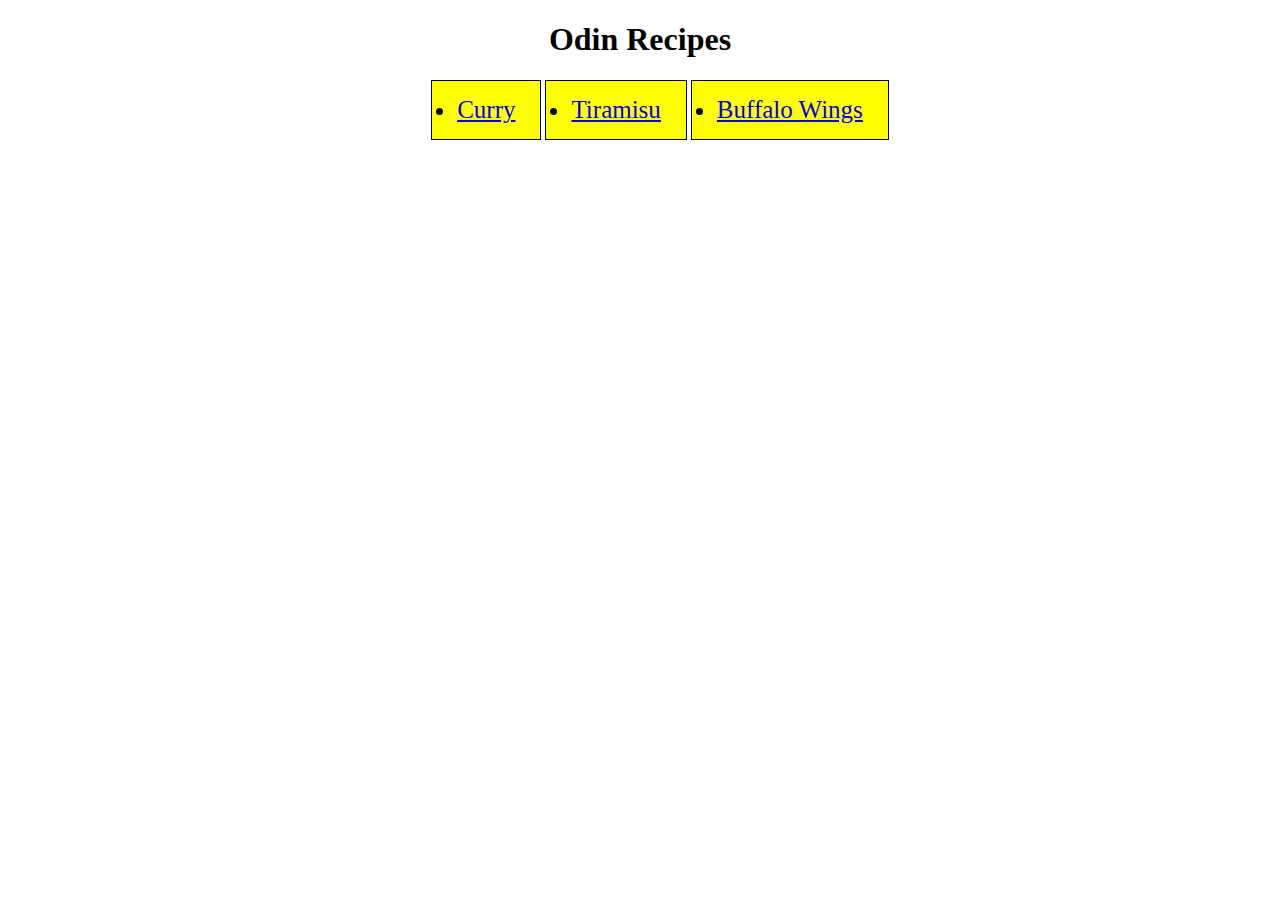
<file: index.html>
<!DOCTYPE html>
<html lang="en">
    <head>
        <meta charset="UTF-8">
        <title>Odin Recipes</title>
        <link rel=stylesheet href="style.css" />
    </head>

    <body>
        <h1>Odin Recipes</h1>

        <ul>
            <div><li><a href="./recipes/curry/curry.html">Curry</a></li></div>
            <div><li><a href="./recipes/tiramisu/tiramisu.html">Tiramisu</a></li></div>
            <div><li><a href="./recipes/buffalo-wings/buffalo-wings.html">Buffalo Wings</a></li></div>
        </ul>
    </body>
</html>
</file>
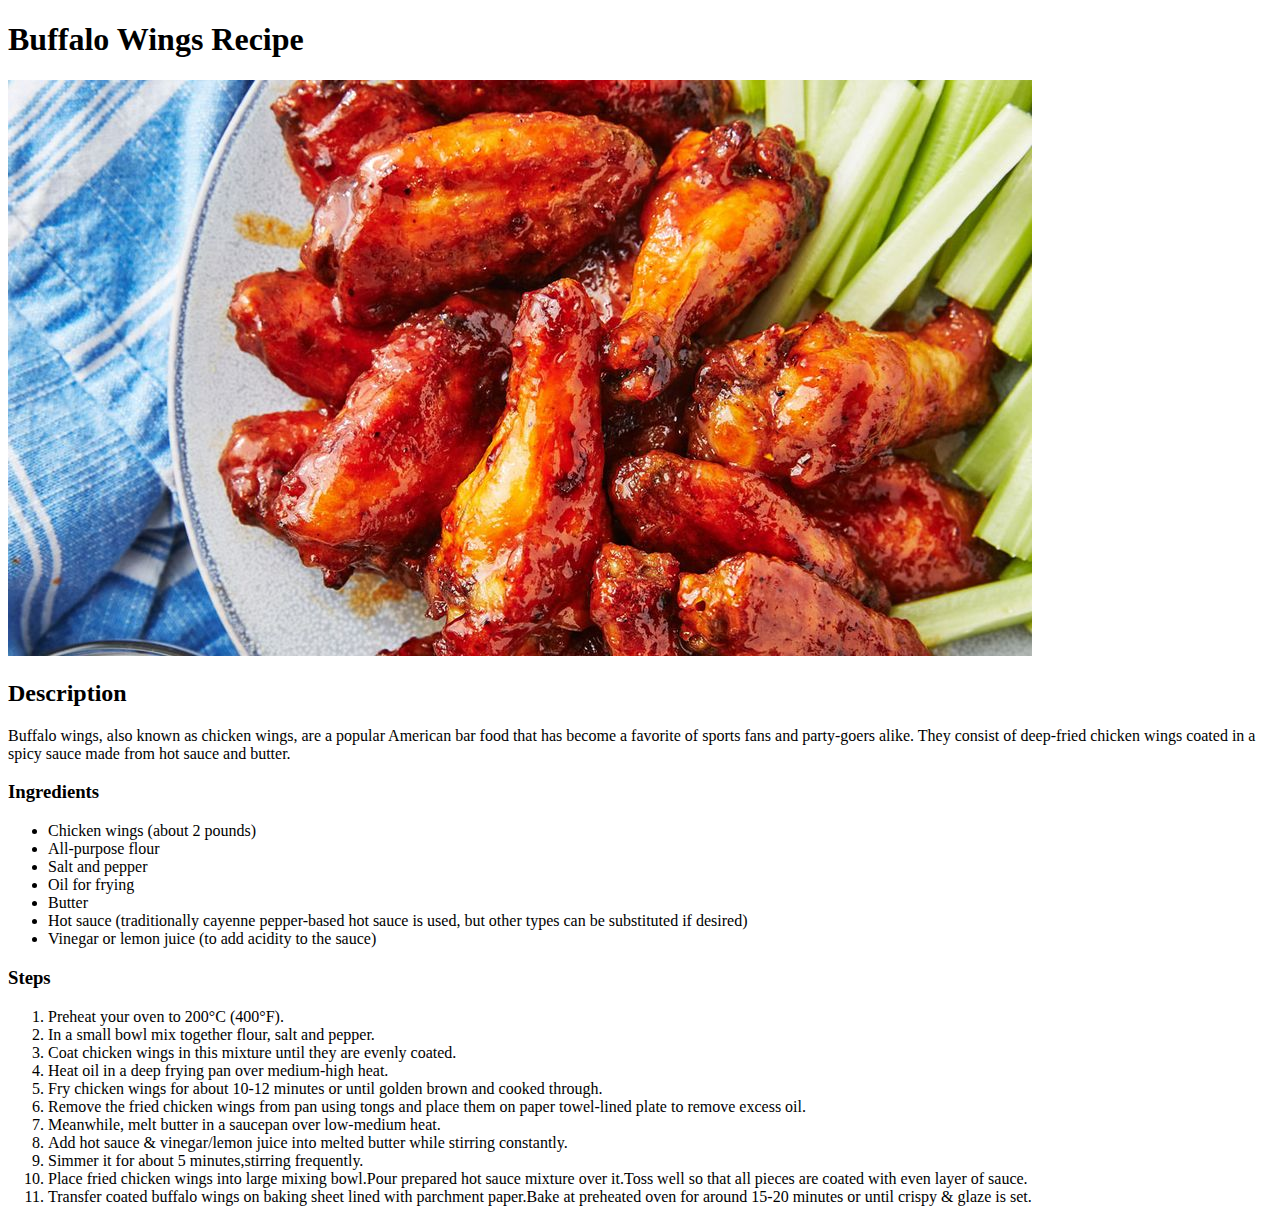
<file: recipes/buffalo-wings.html>
<!DOCTYPE html>
<html lang="en">
    <head>
        <meta charset="UTF-8">
        <title>Buffalo Wings Recipe</title>
    </head>

    <body>
        <h1>Buffalo Wings Recipe</h1>
        <img src="../images/buffalo-wings.jpg">
        
        <h2>Description</h2>
        <p>
            Buffalo wings, also known as chicken wings, are a popular American bar food that has become a favorite of sports fans and party-goers alike. They consist of deep-fried chicken wings coated in a spicy sauce made from hot sauce and butter.
        </p>
        
        
        <h3>Ingredients</h3>
            <ul>
                <li>Chicken wings (about 2 pounds)</li>
                <li>All-purpose flour</li>
                <li>Salt and pepper</li>
                <li>Oil for frying</li>
                <li>Butter</li>
                <li>Hot sauce (traditionally cayenne pepper-based hot sauce is used, but other types can be substituted if desired)</li>
                <li>Vinegar or lemon juice (to add acidity to the sauce)</li>
            </ul>
        
        <h3>Steps</h3>
            <ol>
                <li>Preheat your oven to 200°C (400°F).</li>
                <li>In a small bowl mix together flour, salt and pepper.</li>
                <li>Coat chicken wings in this mixture until they are evenly coated.</li>
                <li>Heat oil in a deep frying pan over medium-high heat.</li>
                <li>Fry chicken wings for about 10-12 minutes or until golden brown and cooked through.</li>
                <li>Remove the fried chicken wings from pan using tongs and place them on paper towel-lined plate to remove excess oil.</li>
                <li>Meanwhile, melt butter in a saucepan over low-medium heat.</li>
                <li>Add hot sauce & vinegar/lemon juice into melted butter while stirring constantly.</li>
                <li>Simmer it for about 5 minutes,stirring frequently.</li>
                <li>Place fried chicken wings into large mixing bowl.Pour prepared hot sauce mixture over it.Toss well so that all pieces are coated with even layer of sauce.</li>
                <li>Transfer coated buffalo wings on baking sheet lined with parchment paper.Bake at preheated oven for around 15-20 minutes or until crispy & glaze is set.</li>
            </ol>
    </body>
</html>
</file>
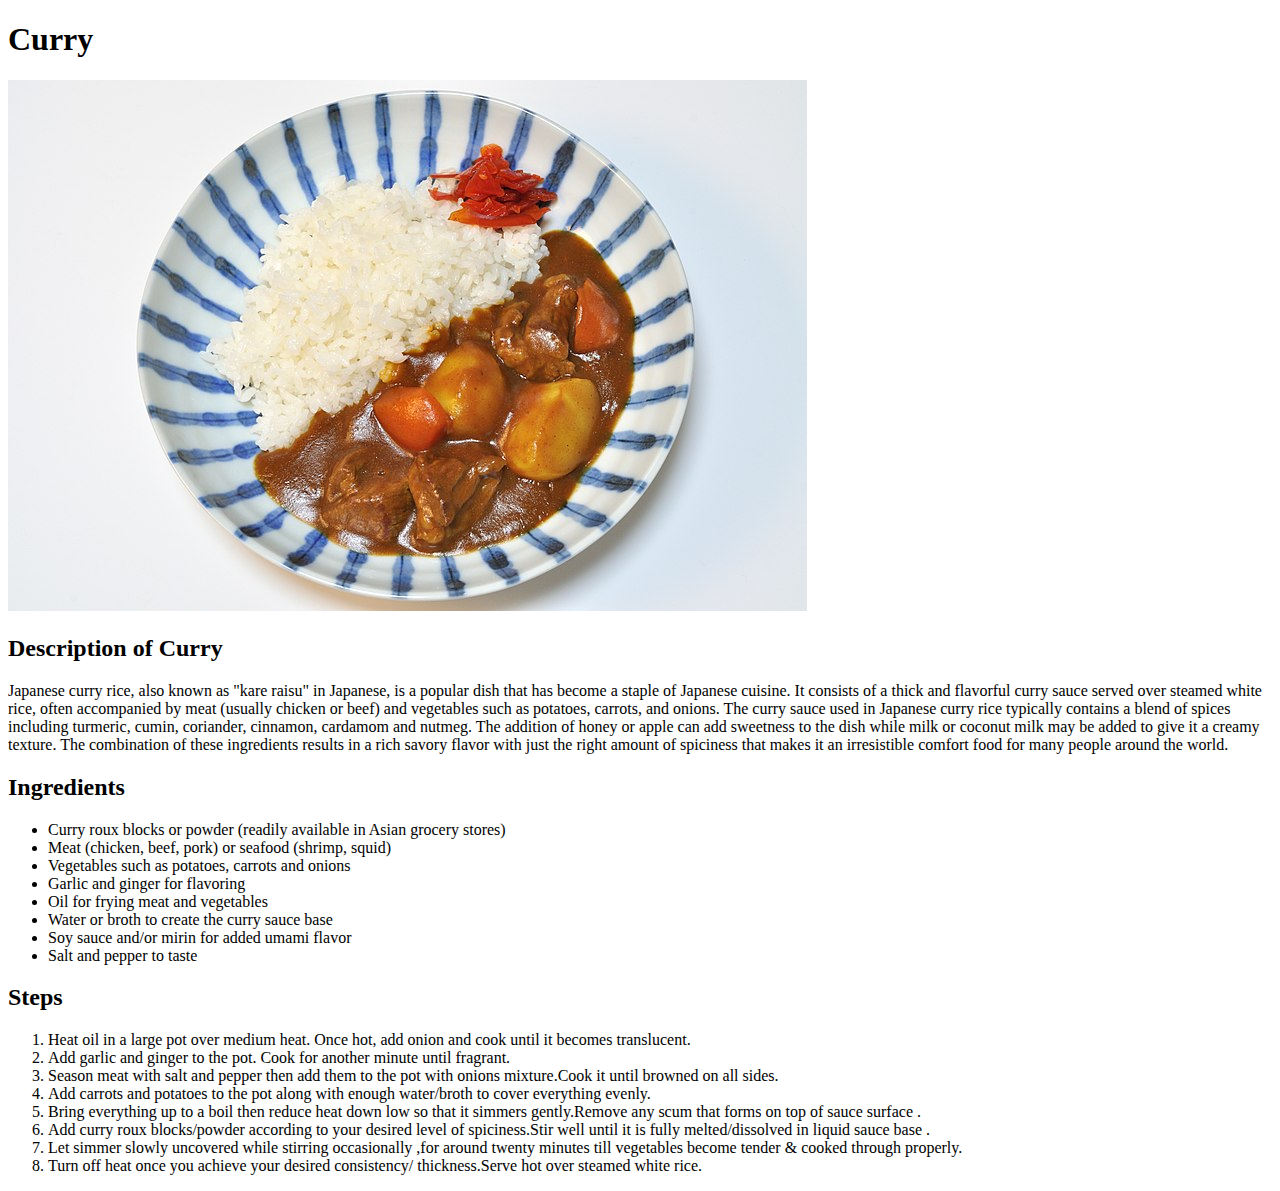
<file: recipes/curry.html>
<!DOCTYPE html>
<html lang="en">
    <head>
        <meta charset="UTF-8">
        <title>Curry Recipe</title>
    </head>

    <body>
        <h1>Curry</h1>

        <p><img src="../images/curry.jpg" alt="A picture of curry"></p>

        <h2>Description of Curry</h2>

        <p>Japanese curry rice, also known as "kare raisu" in Japanese, is a popular dish that has become a staple of Japanese cuisine. It consists of a thick and flavorful curry sauce served over steamed white rice, often accompanied by meat (usually chicken or beef) and vegetables such as potatoes, carrots, and onions.
            The curry sauce used in Japanese curry rice typically contains a blend of spices including turmeric, cumin, coriander, cinnamon, cardamom and nutmeg. The addition of honey or apple can add sweetness to the dish while milk or coconut milk may be added to give it a creamy texture. The combination of these ingredients results in a rich savory flavor with just the right amount of spiciness that makes it an irresistible comfort food for many people around the world.
        </p>
        
        <h2>Ingredients</h2>
        
        <p>
            <ul>
                <li>Curry roux blocks or powder (readily available in Asian grocery stores)</li>
                <li>Meat (chicken, beef, pork) or seafood (shrimp, squid)</li>
                <li>Vegetables such as potatoes, carrots and onions</li>
                <li>Garlic and ginger for flavoring</li>
                <li>Oil for frying meat and vegetables</li>
                <li>Water or broth to create the curry sauce base</li>
                <li>Soy sauce and/or mirin for added umami flavor</li>
                <li>Salt and pepper to taste</li>
            </ul>
        </p>

        <h2>Steps</h2>
        <ol>
            <li>
                Heat oil in a large pot over medium heat. Once hot, add onion and cook until it becomes translucent.
            </li>    
            
            <li>    
                Add garlic and ginger to the pot. Cook for another minute until fragrant.
            </li>
            
            <li>    
                Season meat with salt and pepper then add them to the pot with onions mixture.Cook it until browned on all sides.
            </li>
                
            <li>
                Add carrots and potatoes to the pot along with enough water/broth to cover everything evenly.
            </li>
                
            <li>
                Bring everything up to a boil then reduce heat down low so that it simmers gently.Remove any scum that forms on top of sauce surface .
            </li>

            <li>
                Add curry roux blocks/powder according to your desired level of spiciness.Stir well until it is fully melted/dissolved in liquid sauce base .
            </li>
                
            <li>
                Let simmer slowly uncovered while stirring occasionally ,for around twenty minutes till vegetables become tender & cooked through properly.
            </li>

            <li>
                Turn off heat once you achieve your desired consistency/ thickness.Serve hot over steamed white rice.
            </li>
    </body>
</html>
</file>
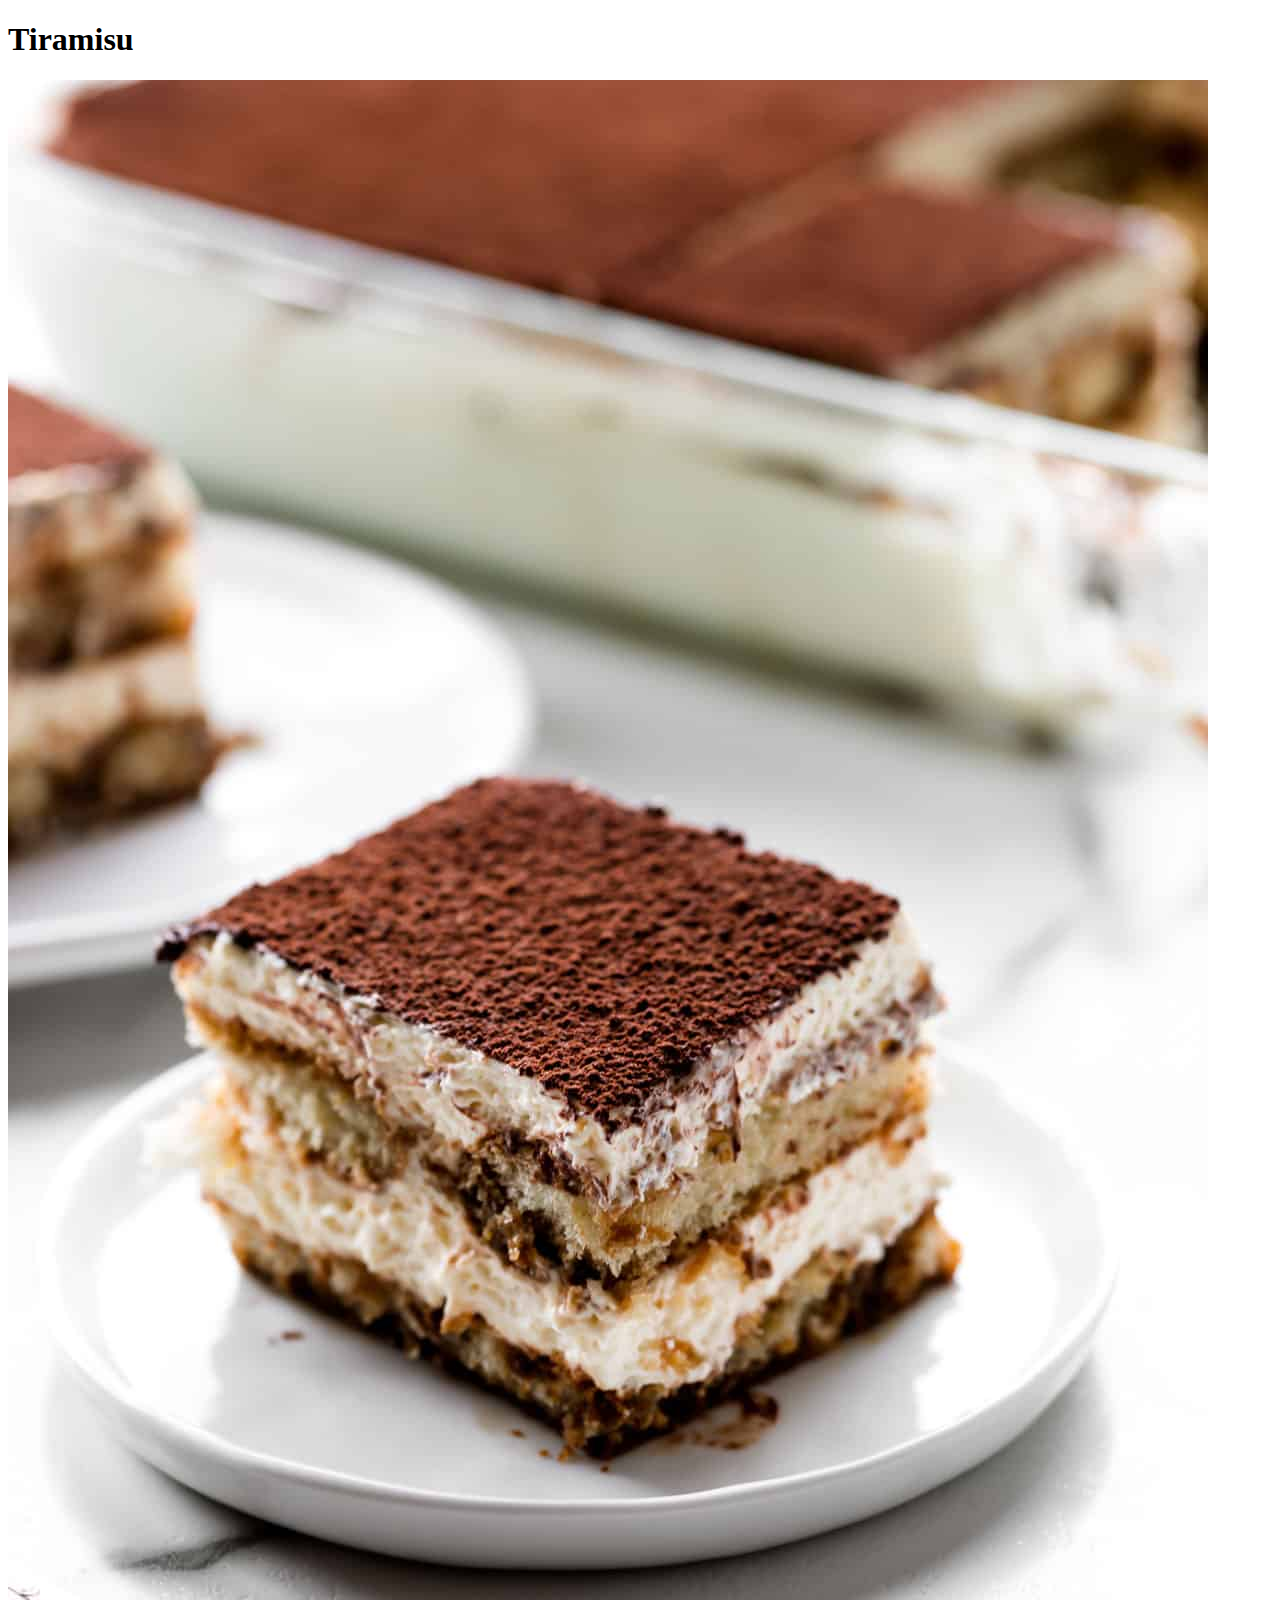
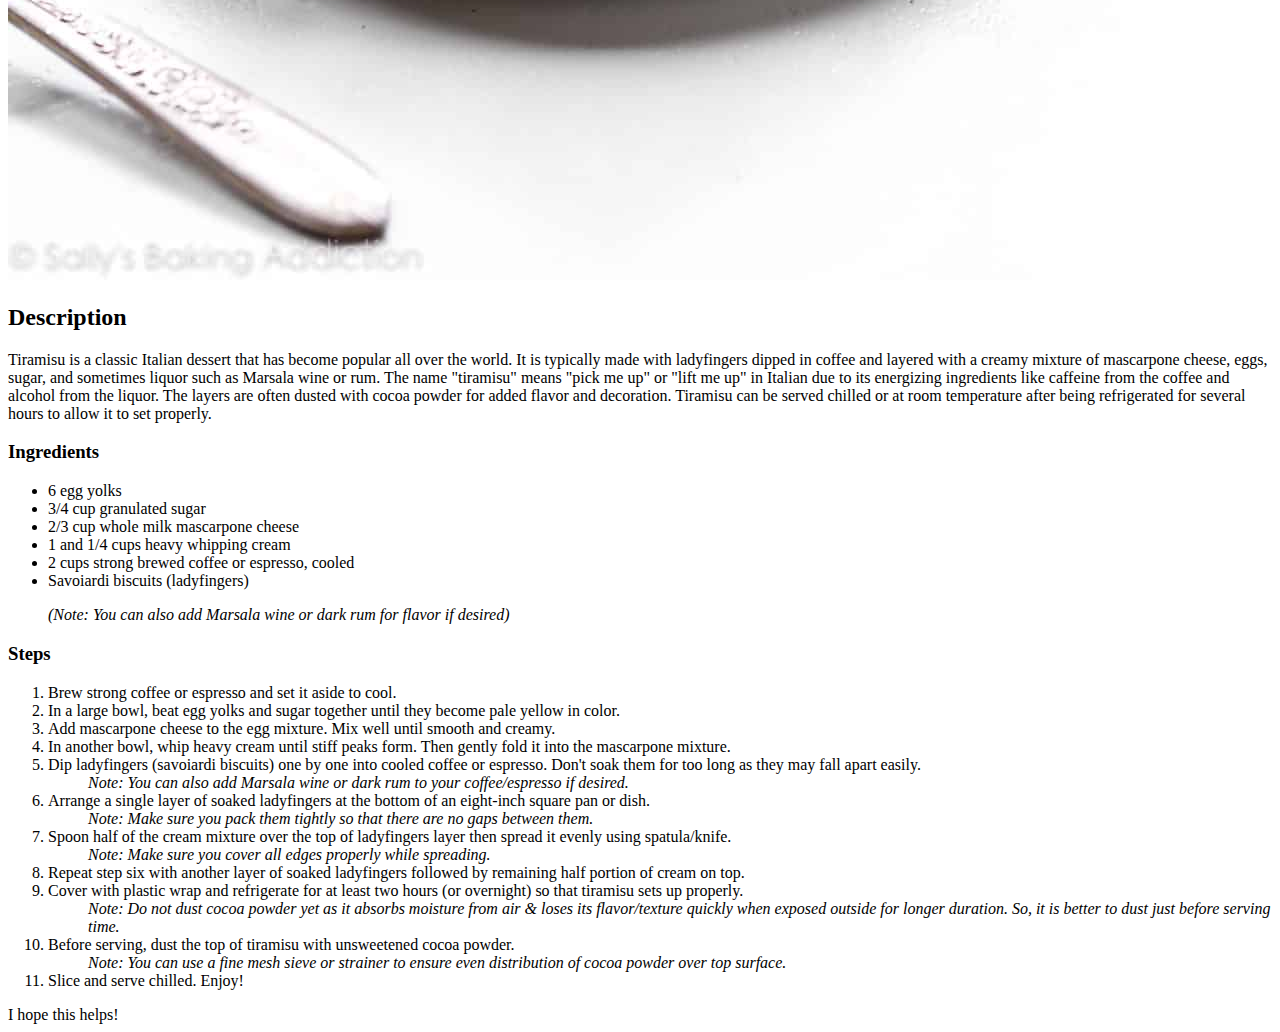
<file: recipes/tiramisu.html>
<!DOCTYPE html>
<html lang="en">
    <head>
        <meta charset="UTF-8">
        <title>Tiramisu recipe</title>
    </head>

    <body>
        <h1>Tiramisu</h1>
        <img src="../images/tiramisu.jpg">
        <h2>Description</h2>
        
        <p>
            Tiramisu is a classic Italian dessert that has become popular all over the world. It is typically made with ladyfingers dipped in coffee and layered with a creamy mixture of mascarpone cheese, eggs, sugar, and sometimes liquor such as Marsala wine or rum.
            The name "tiramisu" means "pick me up" or "lift me up" in Italian due to its energizing ingredients like caffeine from the coffee and alcohol from the liquor. The layers are often dusted with cocoa powder for added flavor and decoration. Tiramisu can be served chilled or at room temperature after being refrigerated for several hours to allow it to set properly.
        </p>

        <h3>Ingredients</h3>
        <p>
            <ul>
                <li>6 egg yolks</li>
                <li>3/4 cup granulated sugar</li>
                <li>2/3 cup whole milk mascarpone cheese</li>
                <li>1 and 1/4 cups heavy whipping cream</li>
                <li>2 cups strong brewed coffee or espresso, cooled </li>
                <li>Savoiardi biscuits (ladyfingers)</li>
            </ul>
            <ul>
                <em>(Note: You can also add Marsala wine or dark rum for flavor if desired)</em>
            </ul> 
        
            <h3>Steps</h3>
            <ol>
                <li>Brew strong coffee or espresso and set it aside to cool.</li>
                <li>In a large bowl, beat egg yolks and sugar together until they become pale yellow in color.</li>
                <li>Add mascarpone cheese to the egg mixture. Mix well until smooth and creamy.</li>
                <li>In another bowl, whip heavy cream until stiff peaks form. Then gently fold it into the mascarpone mixture.</li>
                <li>Dip ladyfingers (savoiardi biscuits) one by one into cooled coffee or espresso. Don't soak them for too long as they may fall apart easily.
                    <ul>
                        <em>Note: You can also add Marsala wine or dark rum to your coffee/espresso if desired.</em>
                    </ul>
                </li>
                
                <li>Arrange a single layer of soaked ladyfingers at the bottom of an eight-inch square pan or dish.
                    <ul>
                        <em>Note: Make sure you pack them tightly so that there are no gaps between them.</em>
                    </ul>
                </li>
                
                <li>Spoon half of the cream mixture over the top of ladyfingers layer then spread it evenly using spatula/knife.
   	                <ul>
                        <em>Note: Make sure you cover all edges properly while spreading.</em>
                    </ul>
                </li>
                
                <li>
                    Repeat step six with another layer of soaked ladyfingers followed by remaining half portion of cream on top.
                </li>
                
                <li>Cover with plastic wrap and refrigerate for at least two hours (or overnight) so that tiramisu sets up properly.
                    <ul>
                        <em>Note: Do not dust cocoa powder yet as it absorbs moisture from air & loses its flavor/texture quickly when exposed outside for longer duration. So, it is better to dust just before serving time.</em>
                    </ul>
                </li>
                
                <li>Before serving, dust the top of tiramisu with unsweetened cocoa powder.
                <ul>
                    <em>Note: You can use a fine mesh sieve or strainer to ensure even distribution of cocoa powder over top surface. </em>
                </ul>
                </li>
                
                <li>
                    Slice and serve chilled. Enjoy!
                </li>
            </ol>

I hope this helps!
    </body>
</html>
</file>
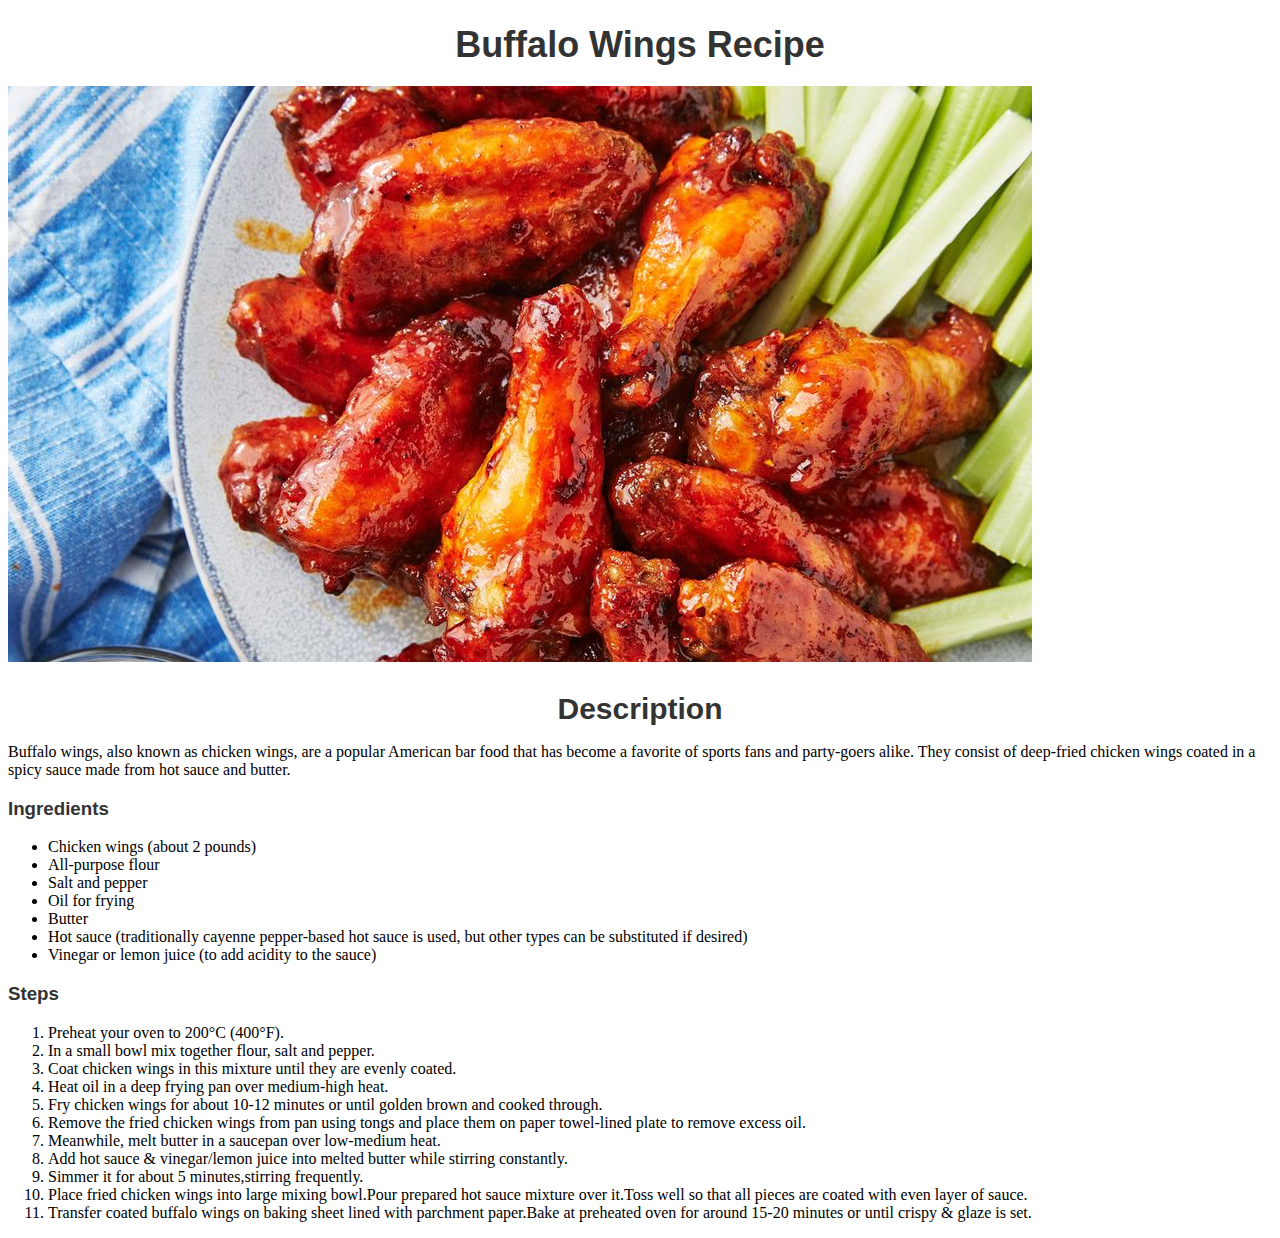
<file: recipes/buffalo-wings/buffalo-wings.html>
<!DOCTYPE html>
<html lang="en">
    <head>
        <meta charset="UTF-8"/>
        <title>Buffalo Wings Recipe</title>
        <link rel="stylesheet" href="style.css"/>
    </head>

    <body>
        <h1 class="heading">Buffalo Wings Recipe</h1>
        <img src="buffalo-wings.jpg">
        
        <h2 class="heading">Description</h2>
        <p>
            Buffalo wings, also known as chicken wings, are a popular American bar food that has become a favorite of sports fans and party-goers alike. They consist of deep-fried chicken wings coated in a spicy sauce made from hot sauce and butter.
        </p>
        
        
        <h3 class="heading">Ingredients</h3>
            <ul>
                <li>Chicken wings (about 2 pounds)</li>
                <li>All-purpose flour</li>
                <li>Salt and pepper</li>
                <li>Oil for frying</li>
                <li>Butter</li>
                <li>Hot sauce (traditionally cayenne pepper-based hot sauce is used, but other types can be substituted if desired)</li>
                <li>Vinegar or lemon juice (to add acidity to the sauce)</li>
            </ul>
        
        <h3 class="heading">Steps</h3>
            <ol>
                <li>Preheat your oven to 200°C (400°F).</li>
                <li>In a small bowl mix together flour, salt and pepper.</li>
                <li>Coat chicken wings in this mixture until they are evenly coated.</li>
                <li>Heat oil in a deep frying pan over medium-high heat.</li>
                <li>Fry chicken wings for about 10-12 minutes or until golden brown and cooked through.</li>
                <li>Remove the fried chicken wings from pan using tongs and place them on paper towel-lined plate to remove excess oil.</li>
                <li>Meanwhile, melt butter in a saucepan over low-medium heat.</li>
                <li>Add hot sauce & vinegar/lemon juice into melted butter while stirring constantly.</li>
                <li>Simmer it for about 5 minutes,stirring frequently.</li>
                <li>Place fried chicken wings into large mixing bowl.Pour prepared hot sauce mixture over it.Toss well so that all pieces are coated with even layer of sauce.</li>
                <li>Transfer coated buffalo wings on baking sheet lined with parchment paper.Bake at preheated oven for around 15-20 minutes or until crispy & glaze is set.</li>
            </ol>
    </body>
</html>
</file>
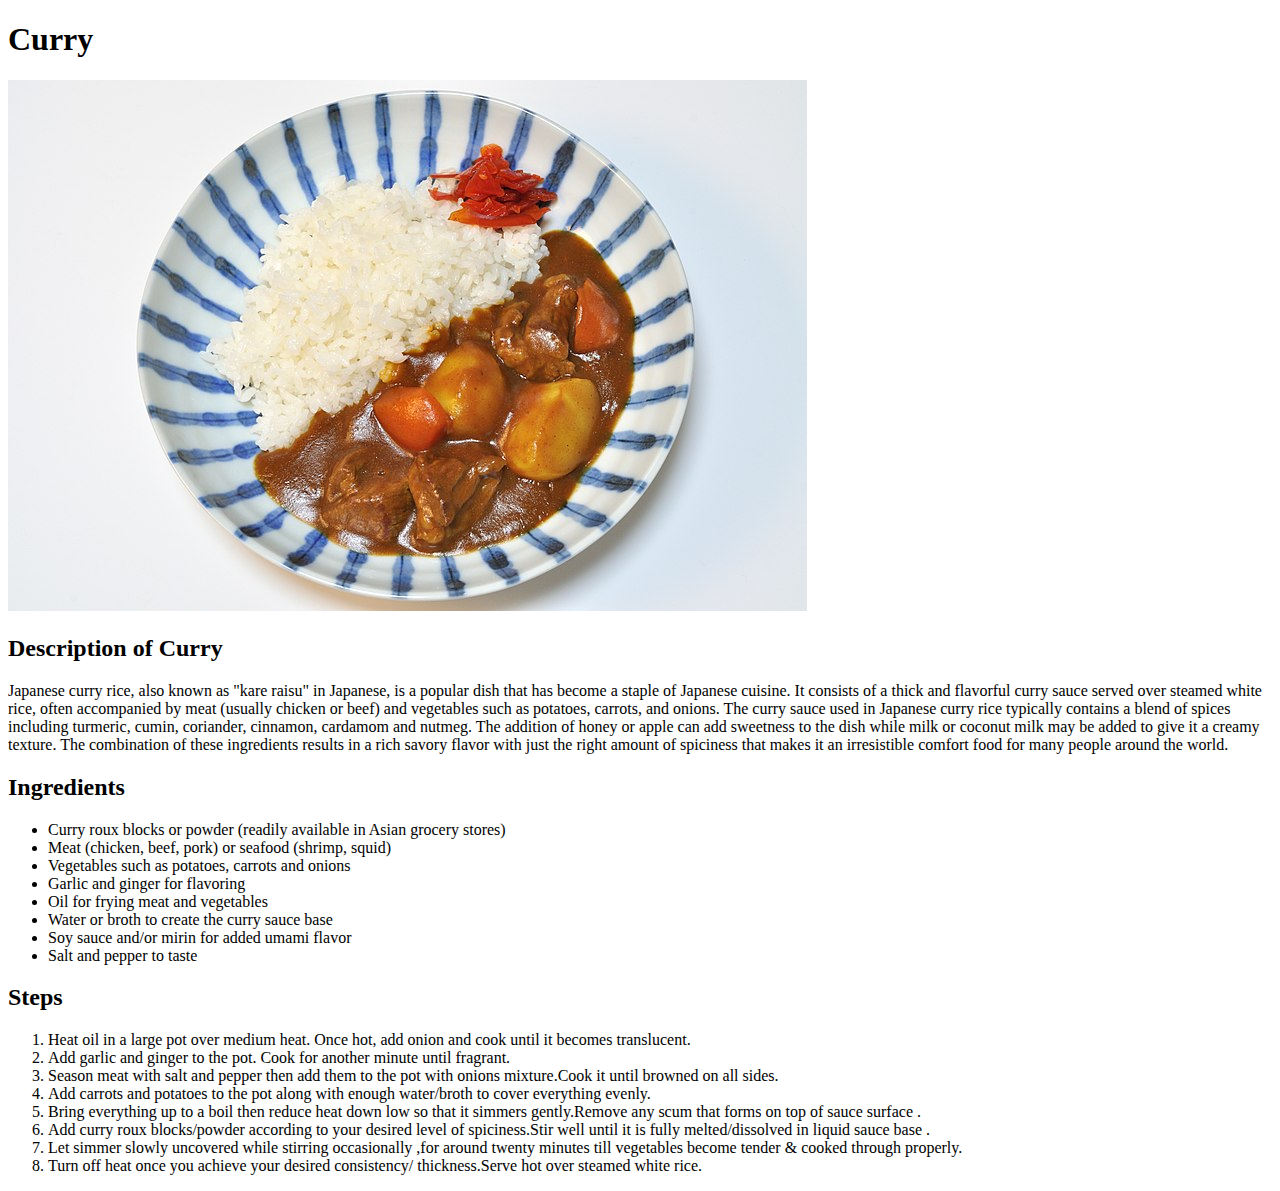
<file: recipes/curry/curry.html>
<!DOCTYPE html>
<html lang="en">
    <head>
        <meta charset="UTF-8">
        <title>Curry Recipe</title>
    </head>

    <body>
        <h1>Curry</h1>

        <p><img src="./curry.jpg" alt="A picture of curry"></p>

        <h2>Description of Curry</h2>

        <p>Japanese curry rice, also known as "kare raisu" in Japanese, is a popular dish that has become a staple of Japanese cuisine. It consists of a thick and flavorful curry sauce served over steamed white rice, often accompanied by meat (usually chicken or beef) and vegetables such as potatoes, carrots, and onions.
            The curry sauce used in Japanese curry rice typically contains a blend of spices including turmeric, cumin, coriander, cinnamon, cardamom and nutmeg. The addition of honey or apple can add sweetness to the dish while milk or coconut milk may be added to give it a creamy texture. The combination of these ingredients results in a rich savory flavor with just the right amount of spiciness that makes it an irresistible comfort food for many people around the world.
        </p>
        
        <h2>Ingredients</h2>
        
        <p>
            <ul>
                <li>Curry roux blocks or powder (readily available in Asian grocery stores)</li>
                <li>Meat (chicken, beef, pork) or seafood (shrimp, squid)</li>
                <li>Vegetables such as potatoes, carrots and onions</li>
                <li>Garlic and ginger for flavoring</li>
                <li>Oil for frying meat and vegetables</li>
                <li>Water or broth to create the curry sauce base</li>
                <li>Soy sauce and/or mirin for added umami flavor</li>
                <li>Salt and pepper to taste</li>
            </ul>
        </p>

        <h2>Steps</h2>
        <ol>
            <li>
                Heat oil in a large pot over medium heat. Once hot, add onion and cook until it becomes translucent.
            </li>    
            
            <li>    
                Add garlic and ginger to the pot. Cook for another minute until fragrant.
            </li>
            
            <li>    
                Season meat with salt and pepper then add them to the pot with onions mixture.Cook it until browned on all sides.
            </li>
                
            <li>
                Add carrots and potatoes to the pot along with enough water/broth to cover everything evenly.
            </li>
                
            <li>
                Bring everything up to a boil then reduce heat down low so that it simmers gently.Remove any scum that forms on top of sauce surface .
            </li>

            <li>
                Add curry roux blocks/powder according to your desired level of spiciness.Stir well until it is fully melted/dissolved in liquid sauce base .
            </li>
                
            <li>
                Let simmer slowly uncovered while stirring occasionally ,for around twenty minutes till vegetables become tender & cooked through properly.
            </li>

            <li>
                Turn off heat once you achieve your desired consistency/ thickness.Serve hot over steamed white rice.
            </li>
    </body>
</html>
</file>
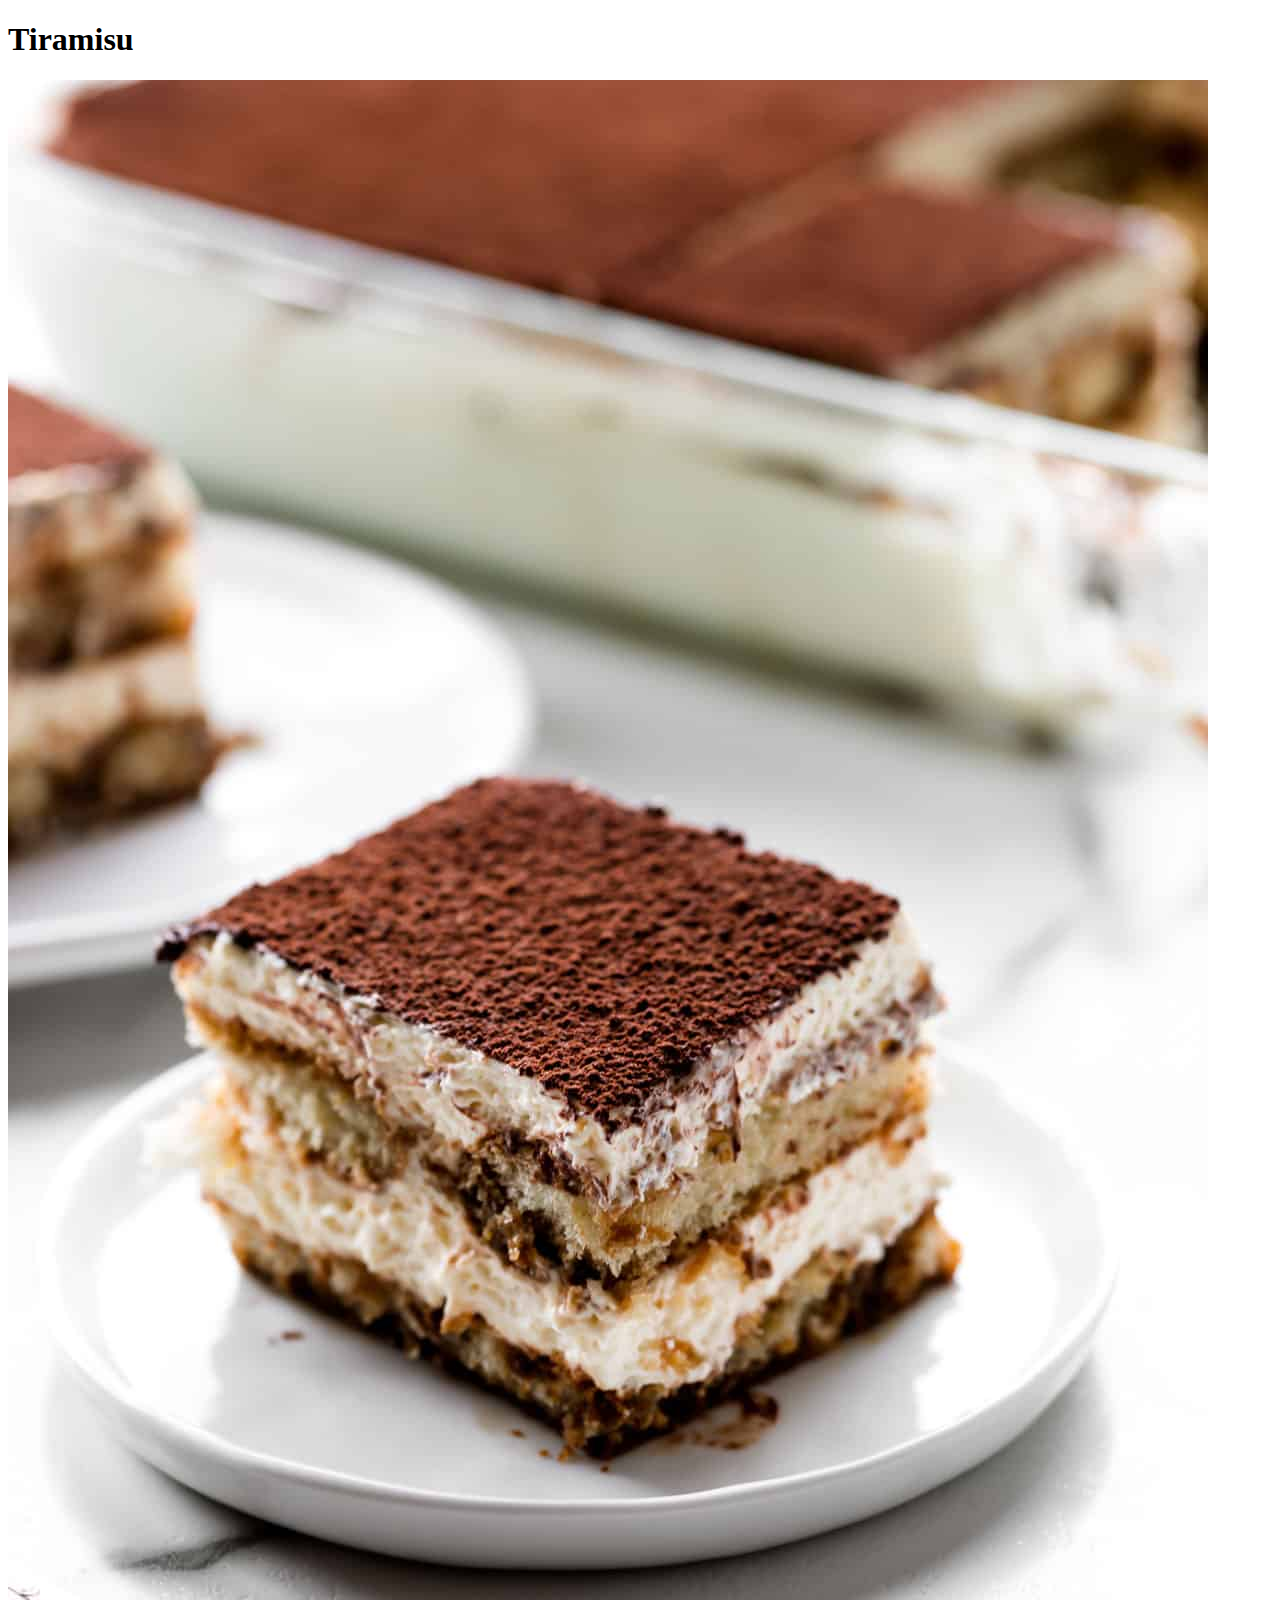
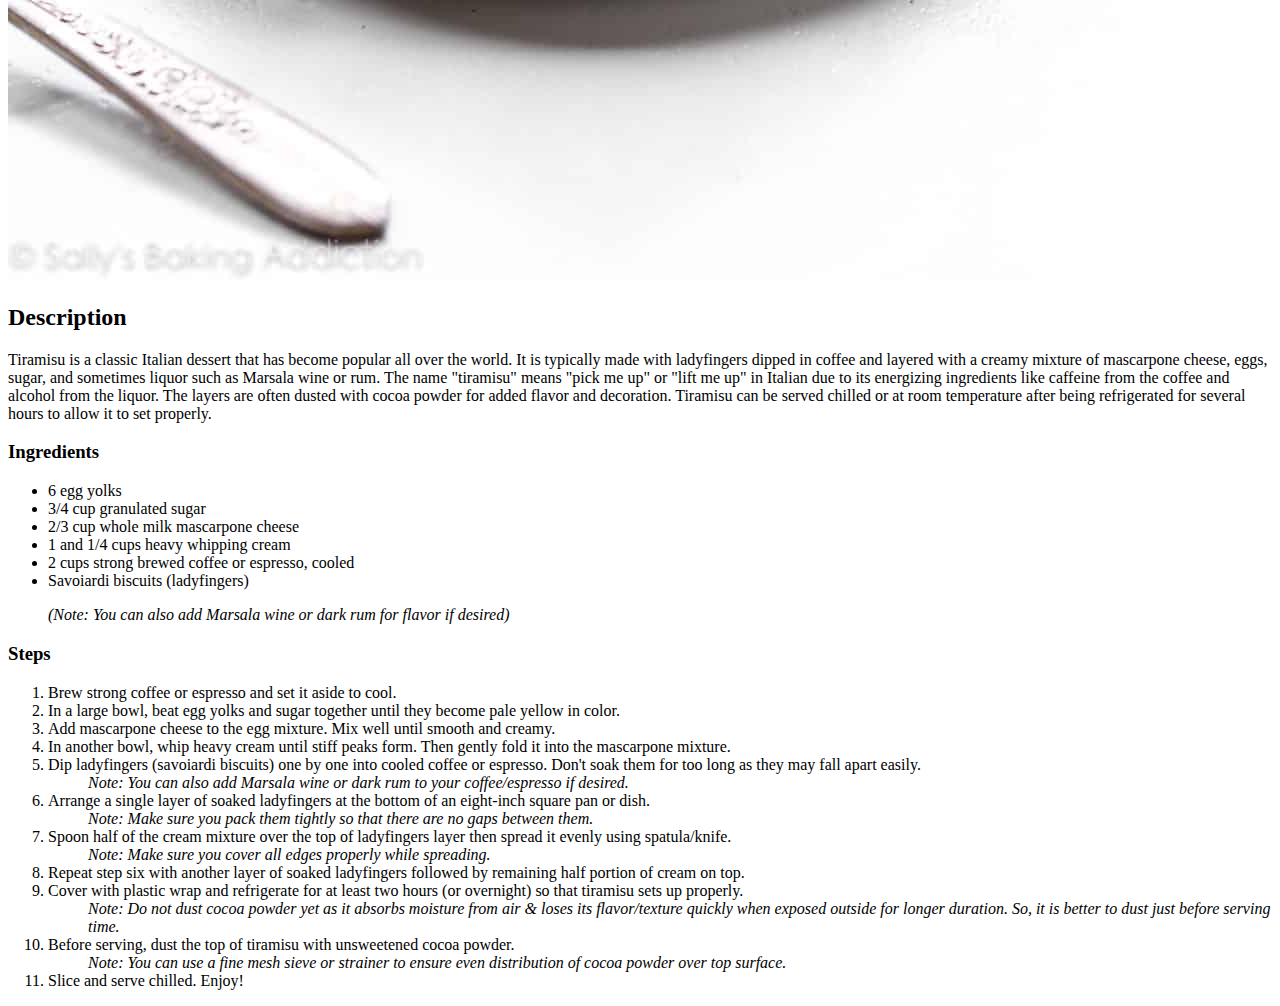
<file: recipes/tiramisu/tiramisu.html>
<!DOCTYPE html>
<html lang="en">
    <head>
        <meta charset="UTF-8">
        <title>Tiramisu recipe</title>
    </head>

    <body>
        <h1>Tiramisu</h1>
        <img src="tiramisu.jpg">
        <h2>Description</h2>
        
        <p>
            Tiramisu is a classic Italian dessert that has become popular all over the world. It is typically made with ladyfingers dipped in coffee and layered with a creamy mixture of mascarpone cheese, eggs, sugar, and sometimes liquor such as Marsala wine or rum.
            The name "tiramisu" means "pick me up" or "lift me up" in Italian due to its energizing ingredients like caffeine from the coffee and alcohol from the liquor. The layers are often dusted with cocoa powder for added flavor and decoration. Tiramisu can be served chilled or at room temperature after being refrigerated for several hours to allow it to set properly.
        </p>

        <h3>Ingredients</h3>
        <p>
            <ul>
                <li>6 egg yolks</li>
                <li>3/4 cup granulated sugar</li>
                <li>2/3 cup whole milk mascarpone cheese</li>
                <li>1 and 1/4 cups heavy whipping cream</li>
                <li>2 cups strong brewed coffee or espresso, cooled </li>
                <li>Savoiardi biscuits (ladyfingers)</li>
            </ul>
            <ul>
                <em>(Note: You can also add Marsala wine or dark rum for flavor if desired)</em>
            </ul> 
        
            <h3>Steps</h3>
            <ol>
                <li>Brew strong coffee or espresso and set it aside to cool.</li>
                <li>In a large bowl, beat egg yolks and sugar together until they become pale yellow in color.</li>
                <li>Add mascarpone cheese to the egg mixture. Mix well until smooth and creamy.</li>
                <li>In another bowl, whip heavy cream until stiff peaks form. Then gently fold it into the mascarpone mixture.</li>
                <li>Dip ladyfingers (savoiardi biscuits) one by one into cooled coffee or espresso. Don't soak them for too long as they may fall apart easily.
                    <ul>
                        <em>Note: You can also add Marsala wine or dark rum to your coffee/espresso if desired.</em>
                    </ul>
                </li>
                
                <li>Arrange a single layer of soaked ladyfingers at the bottom of an eight-inch square pan or dish.
                    <ul>
                        <em>Note: Make sure you pack them tightly so that there are no gaps between them.</em>
                    </ul>
                </li>
                
                <li>Spoon half of the cream mixture over the top of ladyfingers layer then spread it evenly using spatula/knife.
   	                <ul>
                        <em>Note: Make sure you cover all edges properly while spreading.</em>
                    </ul>
                </li>
                
                <li>
                    Repeat step six with another layer of soaked ladyfingers followed by remaining half portion of cream on top.
                </li>
                
                <li>Cover with plastic wrap and refrigerate for at least two hours (or overnight) so that tiramisu sets up properly.
                    <ul>
                        <em>Note: Do not dust cocoa powder yet as it absorbs moisture from air & loses its flavor/texture quickly when exposed outside for longer duration. So, it is better to dust just before serving time.</em>
                    </ul>
                </li>
                
                <li>Before serving, dust the top of tiramisu with unsweetened cocoa powder.
                <ul>
                    <em>Note: You can use a fine mesh sieve or strainer to ensure even distribution of cocoa powder over top surface. </em>
                </ul>
                </li>
                
                <li>
                    Slice and serve chilled. Enjoy!
                </li>
            </ol>
    </body>
</html>
</file>
<file: style.css>
html {
    box-sizing: border-box;
}

* {
    box-sizing: inherit;
    text-align: center;
}

h1 {
    text-align: center;
}


div {
    padding: 15px 25px;
    border: 1px solid black;
    background-color: yellow;
    margin: auto;
    display: inline-block;
}

li {
    font-size: 25px;
}
</file>
<file: recipes/buffalo-wings/style.css>
.heading {
    font-family: Arial, sans-serif;
    color: #333;
}

h1 {
    font-size: 36px;
    line-height: 42px;
    text-align: center;
    margin-bottom: 20px;
}

h2 {
    font-size: 30px;
    line-height: 36px;
    text-align:center;
    margin-bottom:15px;
}

h3 {
    font-size:24x; 
    line-height :30 px ;
    text-align:left;
}
</file>
